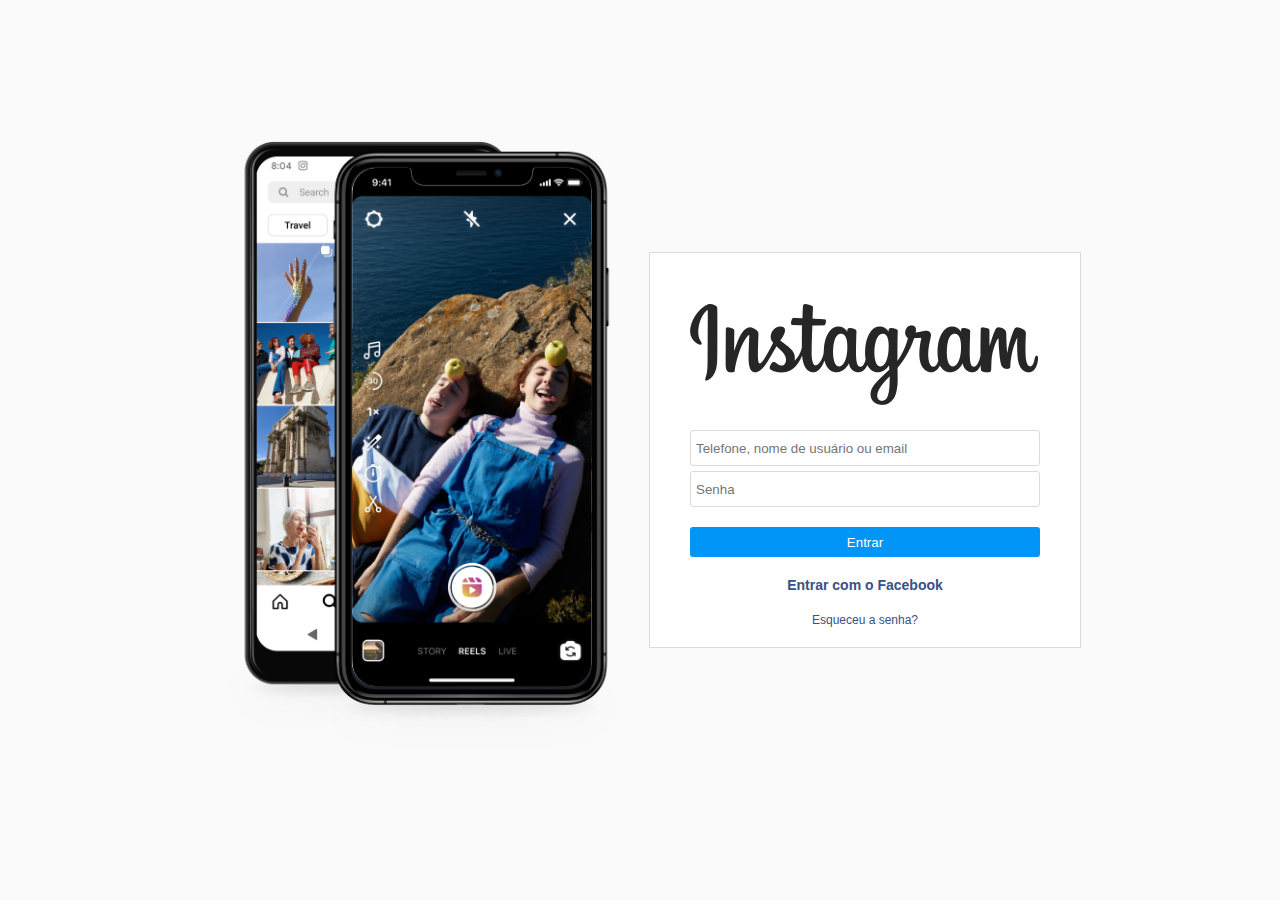
<file: index.html>
<!DOCTYPE html>
<html lang="pt-br">

<head>
    <meta charset="UTF-8">
    <meta http-equiv="X-UA-Compatible" content="IE=edge">
    <meta name="viewport" content="width=device-width, initial-scale=1.0">
    <link rel="stylesheet" href="./styles.css">
    <title>Instagram</title>
</head>

<body>

    <div class="container-imagens">
        <img src="./img/celular.png" class="img-celular">
        <img src="./img/insta1.png" class="imagem-celular">
        <img src="./img/insta2.png" class="imagem-celular" id="troca-imagem">
    </div>

    <div class="container-form">
        <img src="./img/insta-logo.png" class="insta-logo">

        <input placeholder="Telefone, nome de usuário ou email">
        <input placeholder="Senha">

        <button>Entrar</button>

        <a class="login-facebook">Entrar com o Facebook</a>
        <a class="esqueceu-senha">Esqueceu a senha?</a>
    </div>
</body>

<script>
    let imagem = document.getElementById("troca-imagem")

    function trocaImagem() {

        if (imagem.style.opacity == 0) {
            imagem.style.opacity = 1
        }
        else {
            imagem.style.opacity = 0
        }
    }

    setInterval(function () {
        trocaImagem()
    }, 4000);

</script>

</html>
</file>
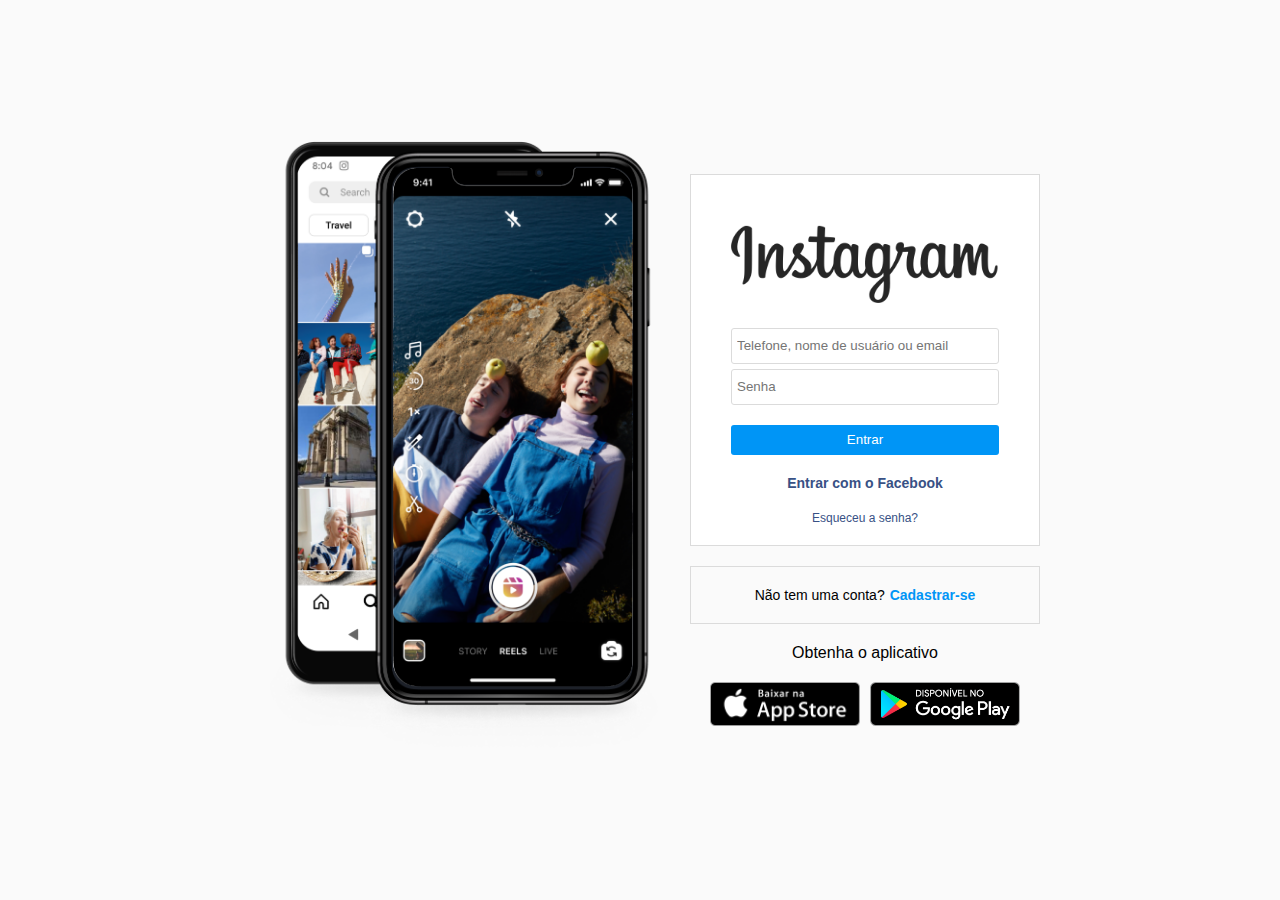
<file: backup/index.html>
<!DOCTYPE html>
<html lang="pt-br">

<head>
    <meta charset="UTF-8">
    <meta http-equiv="X-UA-Compatible" content="IE=edge">
    <meta name="viewport" content="width=device-width, initial-scale=1.0">
    <link rel="stylesheet" href="./styles.css">
    <title>Instagram</title>
</head>

<body>

    <div class="caixa-imagens">
        <img src="./img/celular.png" class="fundo-celular">
        <img src="./img/insta1.png" class="imagem-celular">
        <img src="./img/insta2.png" class="imagem-celular" id="troca-imagem">
    </div>

    <div class="caixa-geral">
        <div class="caixa-form">
            <img src="./img/insta-logo.png" class="insta-logo">

            <input placeholder="Telefone, nome de usuário ou email">
            <input placeholder="Senha">

            <button>Entrar</button>

            <a class="login-facebook">Entrar com o Facebook</a>
            <a class="esqueceu-senha">Esqueceu a senha?</a>
        </div>

        <div class="caixa-cadastro">
            <p class="paragrafo-conta">Não tem uma conta?</p><a class="link-cadastro">Cadastrar-se</a>
        </div>

        <p class="paragrafo-app">Obtenha o aplicativo</p>

        <div class="caixa-app">
            <img src="./img/ios.png" alt="logo do ios" class="logo-app">
            <img src="./img/google.png" alt="logo do google" class="logo-app">
        </div>
    </div>
</body>

<script>
    let imagem = document.getElementById("troca-imagem")

    function trocaImagem() {

        if (imagem.style.opacity == 0) {
            imagem.style.opacity = 1
        }
        else {
            imagem.style.opacity = 0
        }
    }

    setInterval(function () {
        trocaImagem()
    }, 4000);

</script>

</html>
</file>
<file: styles.css>
* {
    margin: 0;
    padding: 0;
    box-sizing: border-box;
}

body {
    background: #FAFAFA;
    width: 100vw;
    height: 100vh;
    display: flex;
    justify-content: center;
    align-items: center;
    font-family: -apple-system,BlinkMacSystemFont,"Segoe UI",Roboto,Helvetica,Arial,sans-serif;
}

.insta-logo {
    margin-bottom: 20px;
}

.container-imagens {
    position: relative;
}

.img-celular {
    width: 450px;
}

.imagem-celular {
    height: 520px;
    position: absolute;
    left: 153px;
    top: 26px;
    transition: opacity 2s ease-in-out;
}

.container-itens {
    width: 350px;
}

.container-form {
    display: flex;
    flex-direction: column;
    border: 1px solid #dbdbdb;
    background: #ffffff;
    padding: 50px 40px 20px 40px;
}

input {
    height: 36px;
    outline: none;
    border: 1px solid #dbdbdb;
    border-radius: 3px;
    padding-left: 5px;
    margin-top: 5px;
    color: #262626;
}

button {
    background: #0095f6;
    height: 30px;
    border-radius: 3px;
    border: none;
    color: #ffffff;
    margin-top: 20px;
    cursor: pointer;
}

.login-facebook {
    color: #385185;
    font-weight: bold;
    text-align: center;
    margin-top: 20px;
    margin-bottom: 20px;
    cursor: pointer;
    font-size: 14px;
}

.esqueceu-senha {
    color: #385185;
    text-align: center;
    cursor: pointer;
    font-size: 12px;
}

.container-cadastro {
    display: flex;
    justify-content: center;
    align-items: center;
    margin-top: 20px;
    border: 1px solid #dbdbdb;
    padding-top: 20px;
    padding-bottom: 20px;
}

.link-cadastro {
    color: #0095f6;
    font-weight: bold;
    font-size: 14px;
    margin-left: 5px;
    cursor: pointer;
}

.paragrafo-conta {
    font-size: 14px;
}

.paragrafo-app {
    margin-top: 20px;
    margin-bottom: 20px;
    text-align: center;
}

.container-app {
    display: flex;
    justify-content: center;
    gap: 10px;
}

.logo-app {
    width: 150px;
}
</file>
<file: backup/styles.css>
* {
    margin: 0;
    padding: 0;
    box-sizing: border-box;
}

body {
    background: #FAFAFA;
    width: 100vw;
    height: 100vh;
    display: flex;
    justify-content: center;
    align-items: center;
    font-family: sans-serif;
}

.insta-logo {
    margin-bottom: 20px;
}

.caixa-imagens {
    position: relative;
}

.fundo-celular {
    width: 450px;
}

.imagem-celular {
    height: 520px;
    position: absolute;
    left: 153px;
    top: 26px;
    transition: opacity 2s ease-in-out;
}

.caixa-form {
    width: 350px;
    display: flex;
    flex-direction: column;
    border: 1px solid #dbdbdb;
    background: #ffffff;
    padding: 50px 40px 20px 40px;
}

input {
    height: 36px;
    outline: none;
    border: 1px solid #dbdbdb;
    border-radius: 3px;
    padding-left: 5px;
    margin-top: 5px;
    color: #262626;
}

button {
    background: #0095f6;
    height: 30px;
    border-radius: 3px;
    border: none;
    color: #ffffff;
    margin-top: 20px;
    cursor: pointer;
}

.login-facebook {
    color: #385185;
    font-weight: bold;
    text-align: center;
    margin-top: 20px;
    margin-bottom: 20px;
    cursor: pointer;
    font-size: 14px;
}

.esqueceu-senha {
    color: #385185;
    text-align: center;
    cursor: pointer;
    font-size: 12px;
}

/*  Se der TEMPO */

.caixa-cadastro {
    display: flex;
    justify-content: center;
    align-items: center;
    margin-top: 20px;
    border: 1px solid #dbdbdb;
    padding-top: 20px;
    padding-bottom: 20px;
}

.link-cadastro {
    color: #0095f6;
    font-weight: bold;
    font-size: 14px;
    margin-left: 5px;
    cursor: pointer;
}

.paragrafo-conta {
    font-size: 14px;
}

.paragrafo-app {
    margin-top: 20px;
    margin-bottom: 20px;
    text-align: center;
}

.caixa-app {
    display: flex;
    justify-content: center;
    gap: 10px;
}

.logo-app {
    width: 150px;
}
</file>
